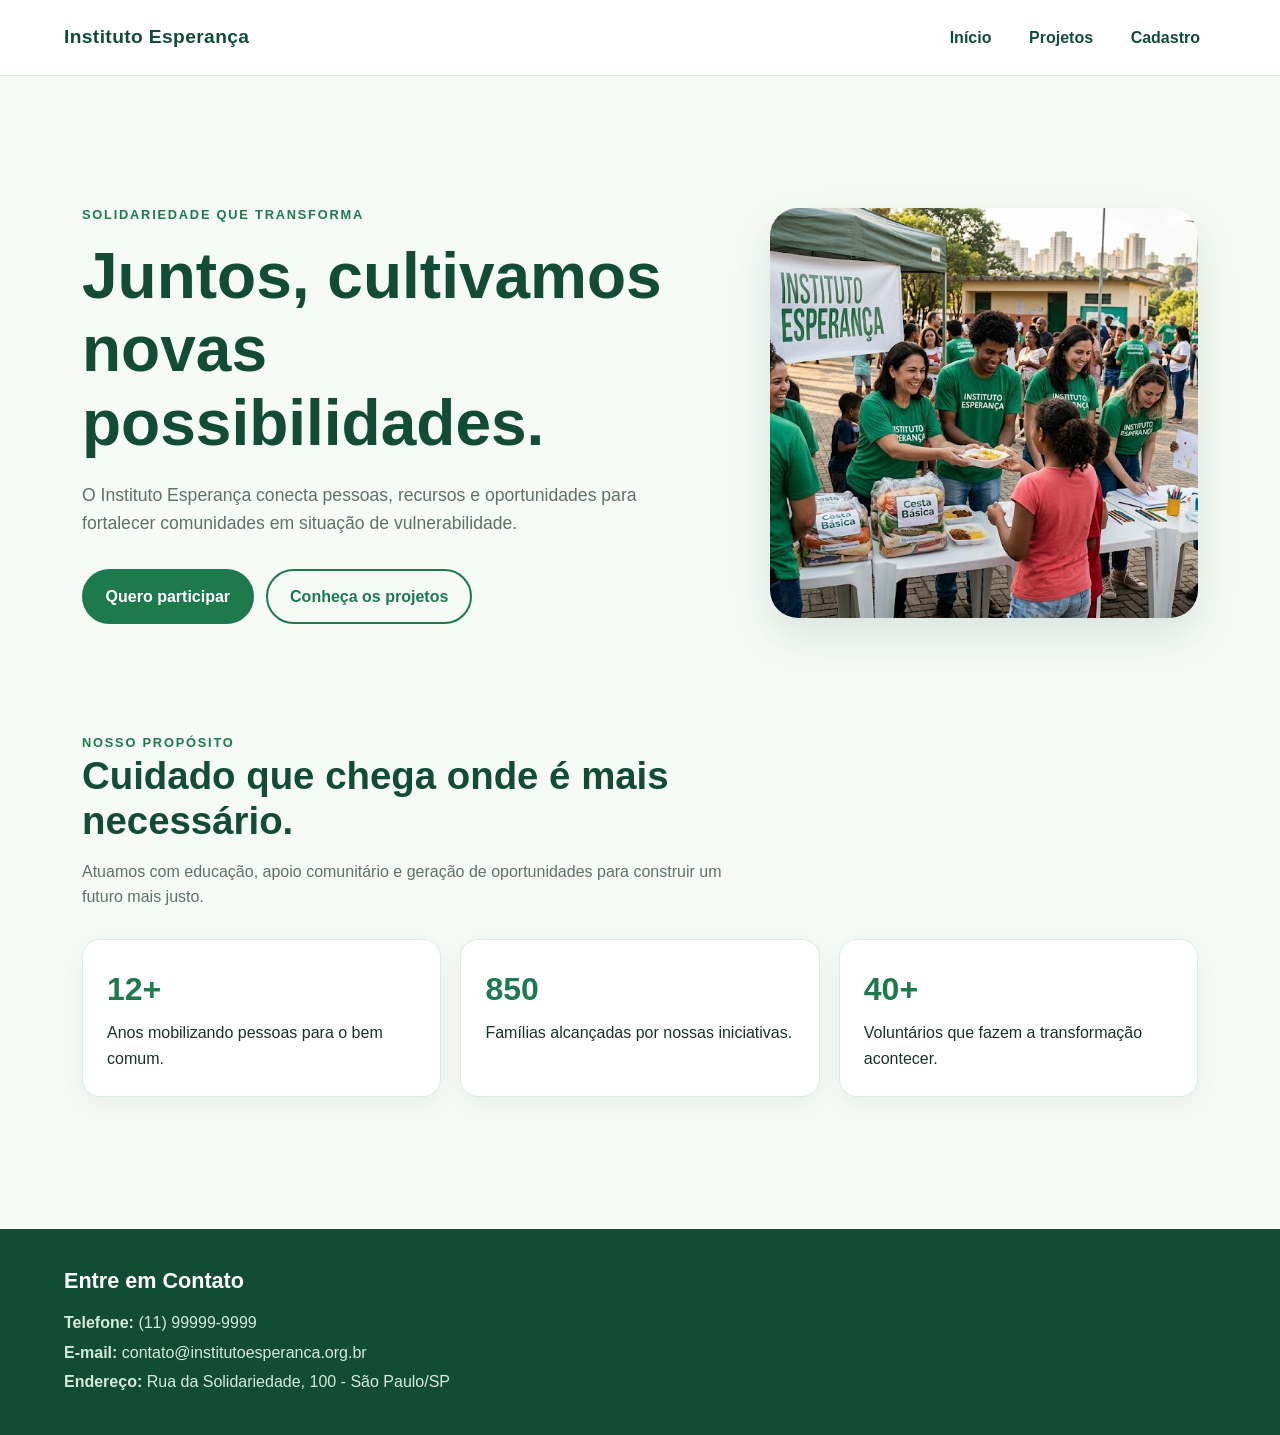
<file: HTML/Index.html>
<!DOCTYPE html>
<html lang="pt-BR">
<head>
    <meta charset="UTF-8">
    <meta name="viewport" content="width=device-width, initial-scale=1.0">
    <title>Página inicial - Instituto Esperança</title>
    <link rel="stylesheet" href="../CSS/Estilo.css">
</head>
<body>
  <!-- A navegação é repetida nas páginas para manter o usuário sempre orientado. -->
  <nav class="nav" aria-label="Navegação principal">
      <a class="brand" href="Index.html">Instituto Esperança</a>
      <ul class="nav-list">
          <li><a href="Index.html">Início</a></li>
          <li><a href="Projetos.html">Projetos</a></li>
          <li><a href="Cadastro.html">Cadastro</a></li>
      </ul>
  </nav>
  <main class="page-shell">
      <!-- Hero apresenta a proposta do projeto e oferece os dois principais caminhos. -->
      <section class="hero">
          <div class="hero-copy">
              <span class="eyebrow">Solidariedade que transforma</span>
              <h1>Juntos, cultivamos novas possibilidades.</h1>
              <p>O Instituto Esperança conecta pessoas, recursos e oportunidades para fortalecer comunidades em situação de vulnerabilidade.</p>
              <div class="hero-actions">
                  <a class="button" href="Cadastro.html">Quero participar</a>
                  <a class="button secondary" href="Projetos.html">Conheça os projetos</a>
              </div>
          </div>
          <img class="hero-image" src="../Imagens/Ong.jpg" alt="Voluntários do Instituto Esperança realizando uma ação social">
      </section>

      <!-- Indicadores resumem o impacto e tornam a missão mais concreta para o visitante. -->
      <section class="section" aria-labelledby="missao">
          <div class="section-heading">
              <span class="eyebrow">Nosso propósito</span>
              <h2 id="missao">Cuidado que chega onde é mais necessário.</h2>
              <p>Atuamos com educação, apoio comunitário e geração de oportunidades para construir um futuro mais justo.</p>
          </div>
          <div class="about-grid">
              <article class="about-card"><strong>12+</strong><p>Anos mobilizando pessoas para o bem comum.</p></article>
              <article class="about-card"><strong>850</strong><p>Famílias alcançadas por nossas iniciativas.</p></article>
              <article class="about-card"><strong>40+</strong><p>Voluntários que fazem a transformação acontecer.</p></article>
          </div>
      </section>
  </main>
  <!-- O rodapé concentra os canais de contato institucionais. -->
  <footer class="footer">
     <section id="contato">
        <h2>Entre em Contato</h2>

        <p><strong>Telefone:</strong> (11) 99999-9999</p>
        <p><strong>E-mail:</strong> contato@institutoesperanca.org.br</p>
        <p><strong>Endereço:</strong> Rua da Solidariedade, 100 - São Paulo/SP</p>
    </section> 
    </footer>
  <script type="module" src="../scripts/main.js"></script>
</body>
</html>
</file>
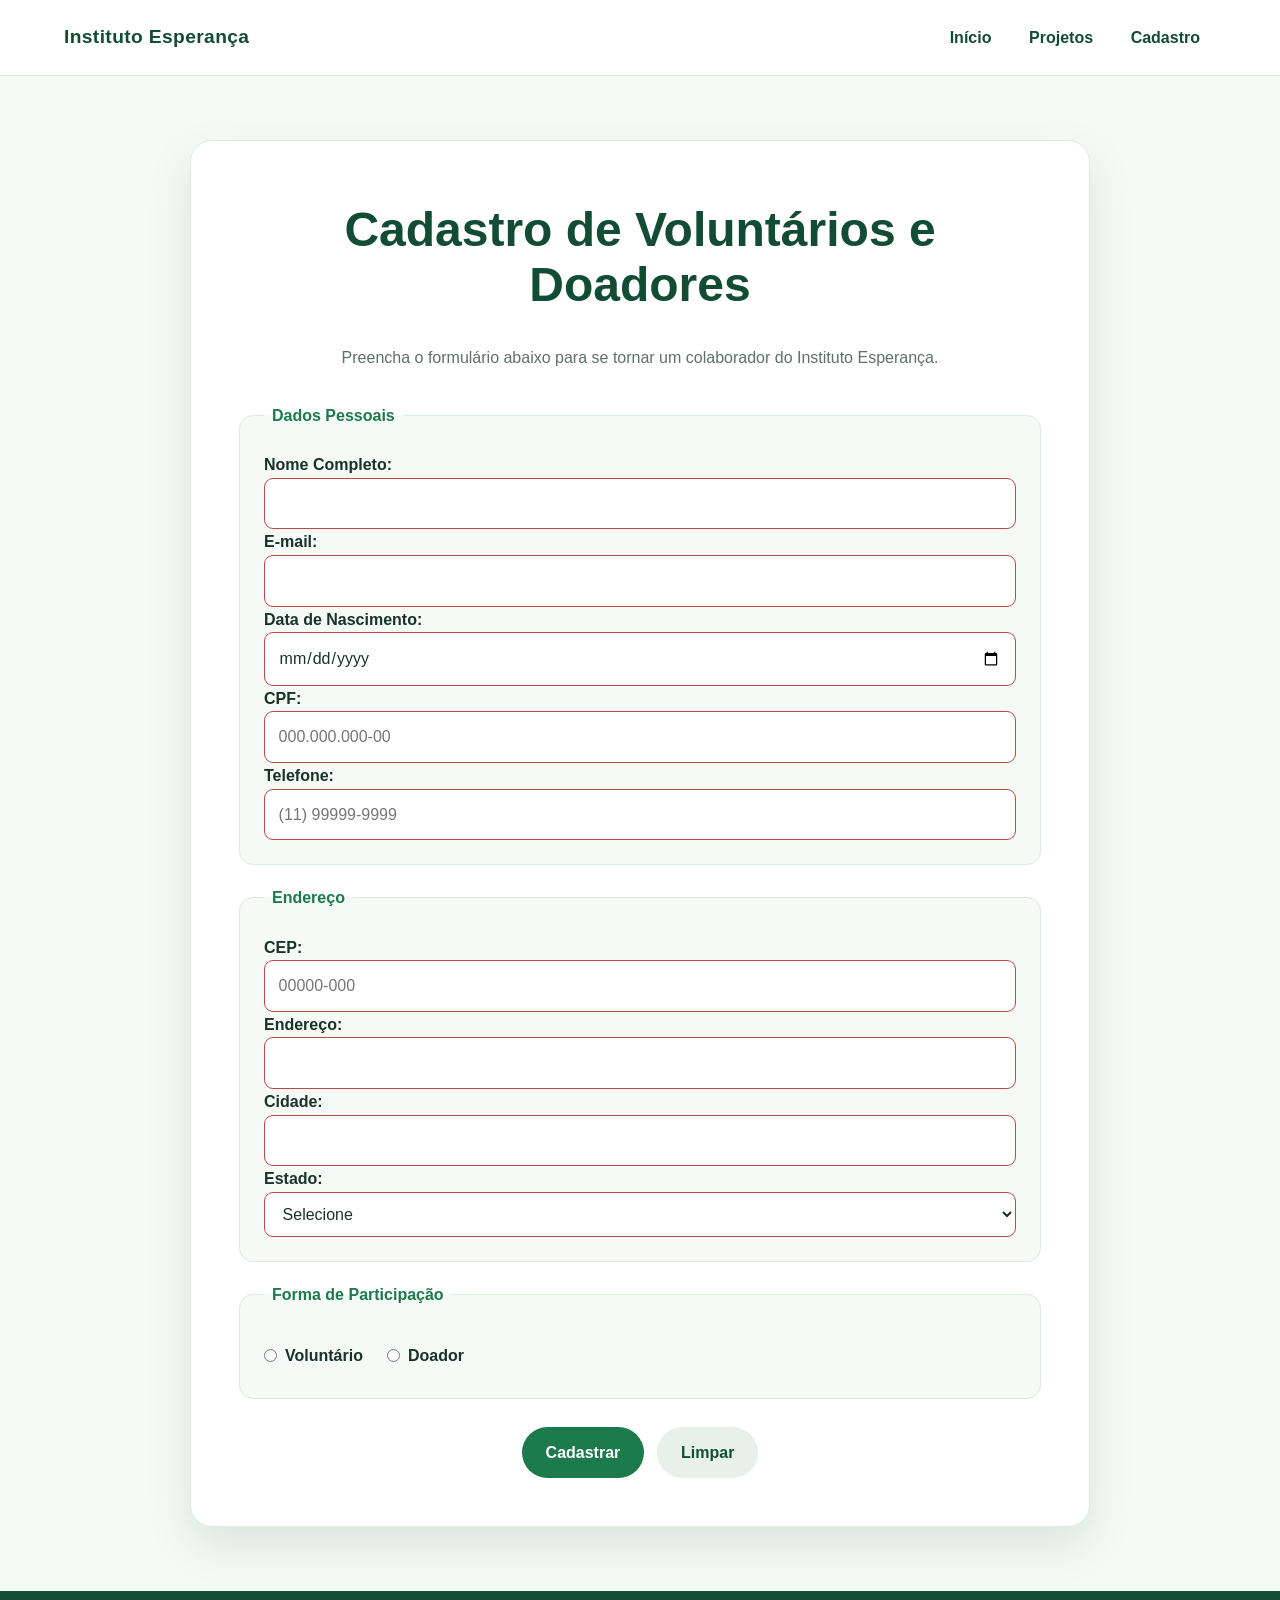
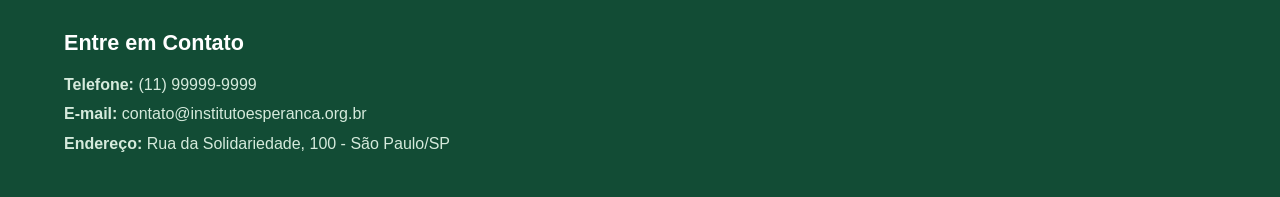
<file: HTML/Cadastro.html>
<!DOCTYPE html>
<html lang="pt-BR">
<head>
    <meta charset="UTF-8">
    <meta name="viewport" content="width=device-width, initial-scale=1.0">
    <title>Cadastro - Instituto Esperança</title>
    <link rel="stylesheet" href="../CSS/Estilo.css">
</head>
<body>

    <!-- O cadastro reaproveita a navegação e a identidade visual do site. -->
    <nav class="nav" aria-label="Navegação principal">
            <a class="brand" href="Index.html">Instituto Esperança</a>
            <ul class="nav-list">
                <li>
                    <a href="Index.html">Início</a>
                </li>
                <li>
                    <a href="Projetos.html">Projetos</a>
                </li>
                <li>
                    <a href="Cadastro.html">Cadastro</a>
                </li>
            </ul>
        </nav>

    <main id="principal" class="mainCadastro">
        <h1>Cadastro de Voluntários e Doadores</h1>

        <p>
            Preencha o formulário abaixo para se tornar um colaborador do
            Instituto Esperança.
        </p>

        <!-- aria-live permite que leitores de tela anunciem o retorno do envio. -->
        <div class="form-feedback" id="formFeedback" role="status" aria-live="polite"></div>
        <!-- required e pattern fazem a primeira camada de validação no próprio navegador. -->
        <form id="cadastroForm" action="#" method="post">

            <!-- Fieldsets agrupam campos relacionados e melhoram a leitura do formulário. -->
            <fieldset>
                <legend>Dados Pessoais</legend>

                <label for="nome">Nome Completo:</label>
                <input type="text" id="nome" name="nome" required>
 <label for="email">E-mail:</label>
                <input type="email" id="email" name="email" required>
                
                <label for="nascimento">Data de Nascimento:</label>
                <input type="date" id="nascimento" name="nascimento" required>
                
                <label for="cpf">CPF:</label>
                <input
                    type="text"
                    id="cpf"
                    name="cpf"
                    placeholder="000.000.000-00"
                    pattern="\d{3}\.\d{3}\.\d{3}-\d{2}"
                    maxlength="14"
                    inputmode="numeric"
                    required>
                
                <label for="telefone">Telefone:</label>
                <input
                    type="tel"
                    id="telefone"
                    name="telefone"
                    placeholder="(11) 99999-9999"
                    pattern="\([0-9]{2}\)\s[0-9]{4,5}-[0-9]{4}"
                    maxlength="15"
                    inputmode="tel"
                    required>
            </fieldset>

            <fieldset>
                <legend>Endereço</legend>

                <label for="cep">CEP:</label>
                <input
                    type="text"
                    id="cep"
                    name="cep"
                    placeholder="00000-000"
                    pattern="[0-9]{5}-[0-9]{3}"
                    maxlength="9"
                    inputmode="numeric"
                    required>
                
                <label for="endereco">Endereço:</label>
                <input type="text" id="endereco" name="endereco" required>
                
                <label for="cidade">Cidade:</label>
                <input type="text" id="cidade" name="cidade" required>
                
                <label for="estado">Estado:</label>
                <select id="estado" name="estado" required>
                    <option value="">Selecione</option>
                    <option value="SP">São Paulo</option>
                    <option value="RJ">Rio de Janeiro</option>
                    <option value="MG">Minas Gerais</option>
                    <option value="PR">Paraná</option>
                </select>
            </fieldset>


            <fieldset>
                <legend>Forma de Participação</legend>
                    <div class="radio-group">
                        <label>
                    
                            <input type="radio" name="participacao" value="voluntario" required>
                            Voluntário
                        </label>

                         <label>
                            <input type="radio" name="participacao" value="doador">
                            Doador
                        </label>
                    </div>
               

               
            </fieldset>

            <div id="botoes" class="buttons">
               <button type="submit">Cadastrar</button>
                <button type="reset">Limpar</button> 
            </div>
            

        </form>
        
    </main>

    <div class="toast toast-success" id="cadastroToast" role="status" aria-live="polite" hidden>
        Novo cadastro registrado.
    </div>

    <div class="modal-overlay" id="cadastroModal" role="dialog" aria-modal="true" aria-labelledby="cadastroModalTitulo" hidden>
        <div class="modal">
            <h2 id="cadastroModalTitulo">Cadastro enviado</h2>
            <p class="modal-content">Obrigado por se cadastrar no Instituto Esperança.</p>
            <div class="modal-actions">
                <button type="button" id="fecharCadastroModal">Fechar</button>
            </div>
        </div>
    </div>

    <footer class="footer">
       <section id="contato">
        <h2>Entre em Contato</h2>

        <p><strong>Telefone:</strong> (11) 99999-9999</p>
        <p><strong>E-mail:</strong> contato@institutoesperanca.org.br</p>
        <p><strong>Endereço:</strong> Rua da Solidariedade, 100 - São Paulo/SP</p>
    </section> 
    </footer>
    <!-- O script apenas simula o retorno; um backend seria necessário para salvar dados. -->
    <script type="module" src="../scripts/main.js"></script>
</body>
</html>
</file>
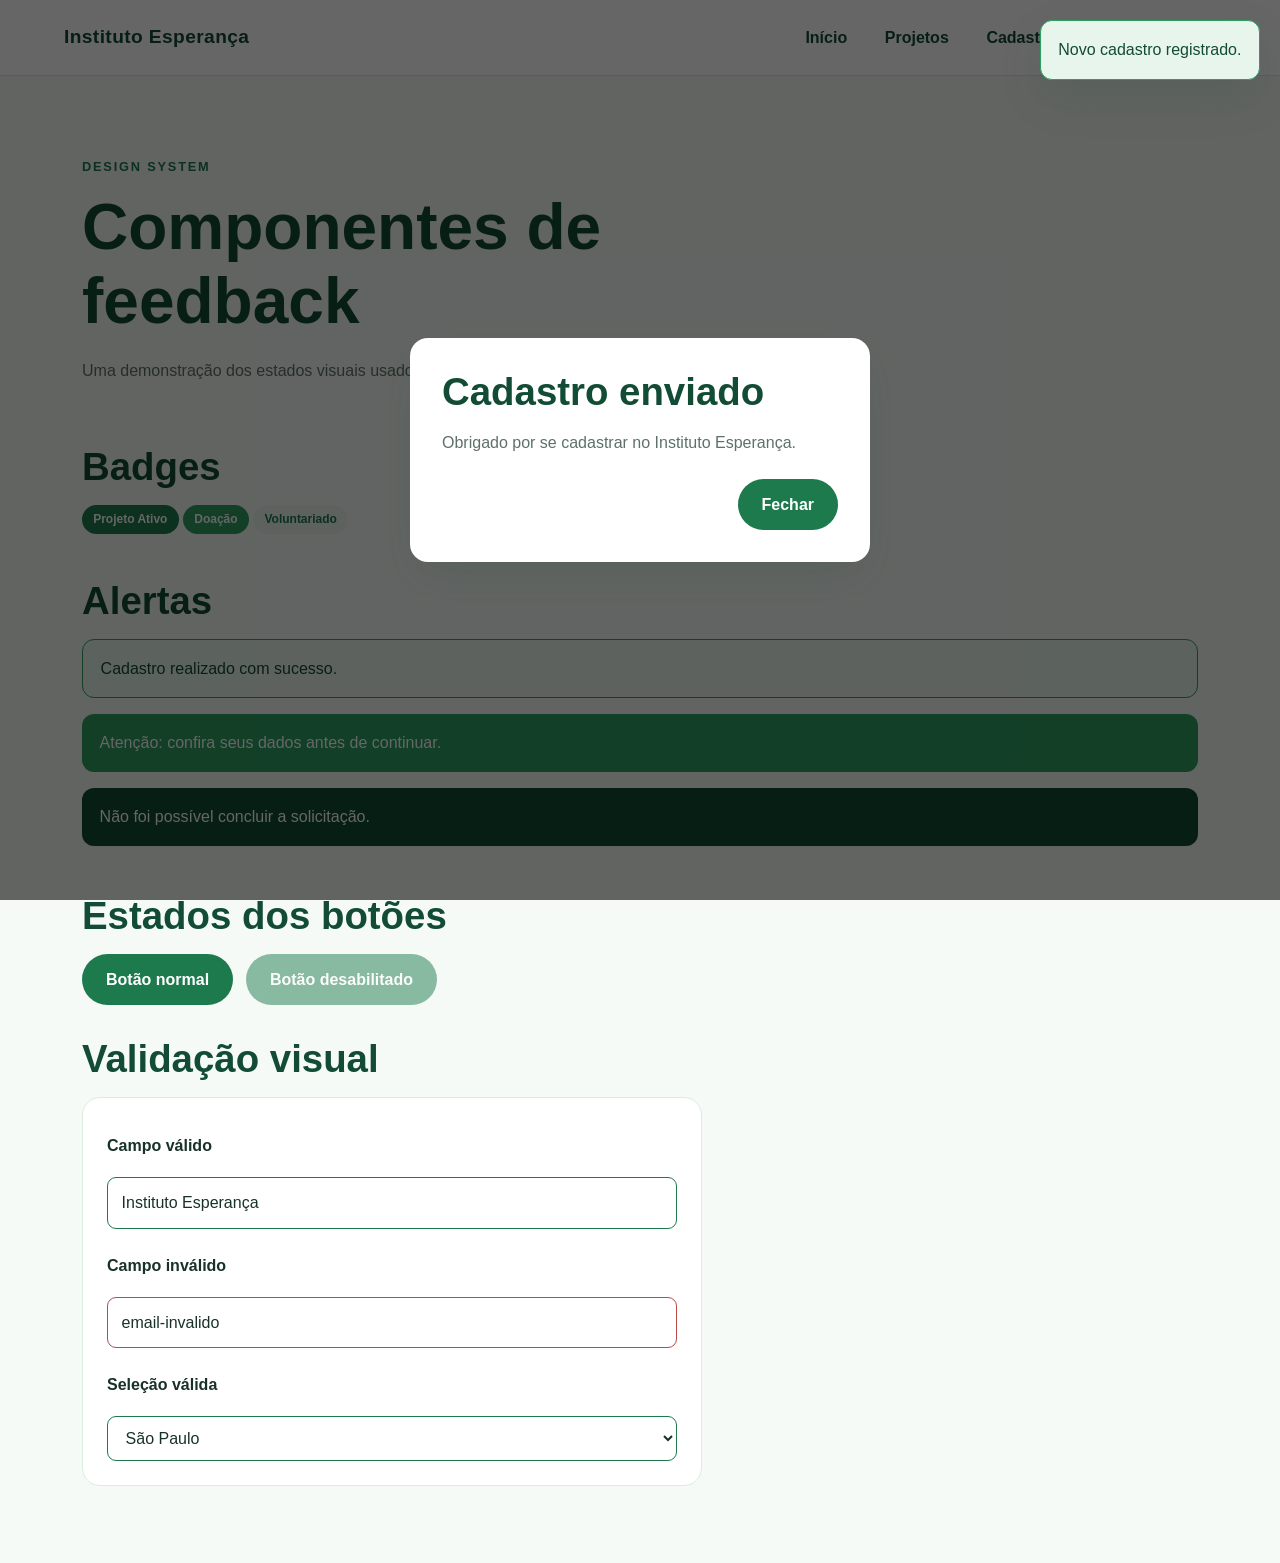
<file: HTML/componentes.html>
<!DOCTYPE html>
<html lang="pt-BR">
<head>
    <meta charset="UTF-8">
    <meta name="viewport" content="width=device-width, initial-scale=1.0">
    <title>Componentes - Instituto Esperança</title>
    <link rel="stylesheet" href="../CSS/Estilo.css">
</head>
<body>
    <nav class="nav" aria-label="Navegação principal">
        <a class="brand" href="Index.html">Instituto Esperança</a>
        <ul class="nav-list">
            <li><a href="Index.html">Início</a></li>
            <li><a href="Projetos.html">Projetos</a></li>
            <li><a href="Cadastro.html">Cadastro</a></li>
            <li><a href="componentes.html">Componentes</a></li>
        </ul>
    </nav>

    <main class="page-shell">
        <header class="section-heading">
            <span class="eyebrow">Design system</span>
            <h1>Componentes de feedback</h1>
            <p>Uma demonstração dos estados visuais usados pelo Instituto Esperança.</p>
        </header>

        <section class="demo-section" aria-labelledby="badges">
            <h2 id="badges">Badges</h2>
            <span class="badge badge-success">Projeto Ativo</span>
            <span class="badge badge-warning">Doação</span>
            <span class="badge badge-info">Voluntariado</span>
        </section>

        <section class="demo-section" aria-labelledby="alertas">
            <h2 id="alertas">Alertas</h2>
            <div class="alert alert-success" role="status">Cadastro realizado com sucesso.</div>
            <div class="alert alert-warning" role="status">Atenção: confira seus dados antes de continuar.</div>
            <div class="alert alert-error" role="alert">Não foi possível concluir a solicitação.</div>
        </section>

        <section class="demo-section" aria-labelledby="botoes">
            <h2 id="botoes">Estados dos botões</h2>
            <div class="demo-buttons">
                <button type="button">Botão normal</button>
                <button type="button" disabled>Botão desabilitado</button>
            </div>
        </section>

        <section class="demo-section" aria-labelledby="validacao">
            <h2 id="validacao">Validação visual</h2>
            <form class="demo-form">
                <label for="campoValido">Campo válido</label>
                <input id="campoValido" type="text" value="Instituto Esperança" required>
                <label for="campoInvalido">Campo inválido</label>
                <input id="campoInvalido" type="email" value="email-invalido" required>
                <label for="estadoDemo">Seleção válida</label>
                <select id="estadoDemo" required>
                    <option value="">Selecione</option>
                    <option value="SP" selected>São Paulo</option>
                </select>
            </form>
        </section>
    </main>

    <div class="toast toast-success" role="status">Novo cadastro registrado.</div>

    <div class="modal-overlay" id="modalDemo" role="dialog" aria-modal="true" aria-labelledby="modalTitulo">
        <div class="modal">
            <h2 id="modalTitulo">Cadastro enviado</h2>
            <p class="modal-content">Obrigado por se cadastrar no Instituto Esperança.</p>
            <div class="modal-actions">
                <button type="button" id="fecharModal">Fechar</button>
            </div>
        </div>
    </div>

    <script type="module" src="../scripts/main.js"></script>
</body>
</html>
</file>
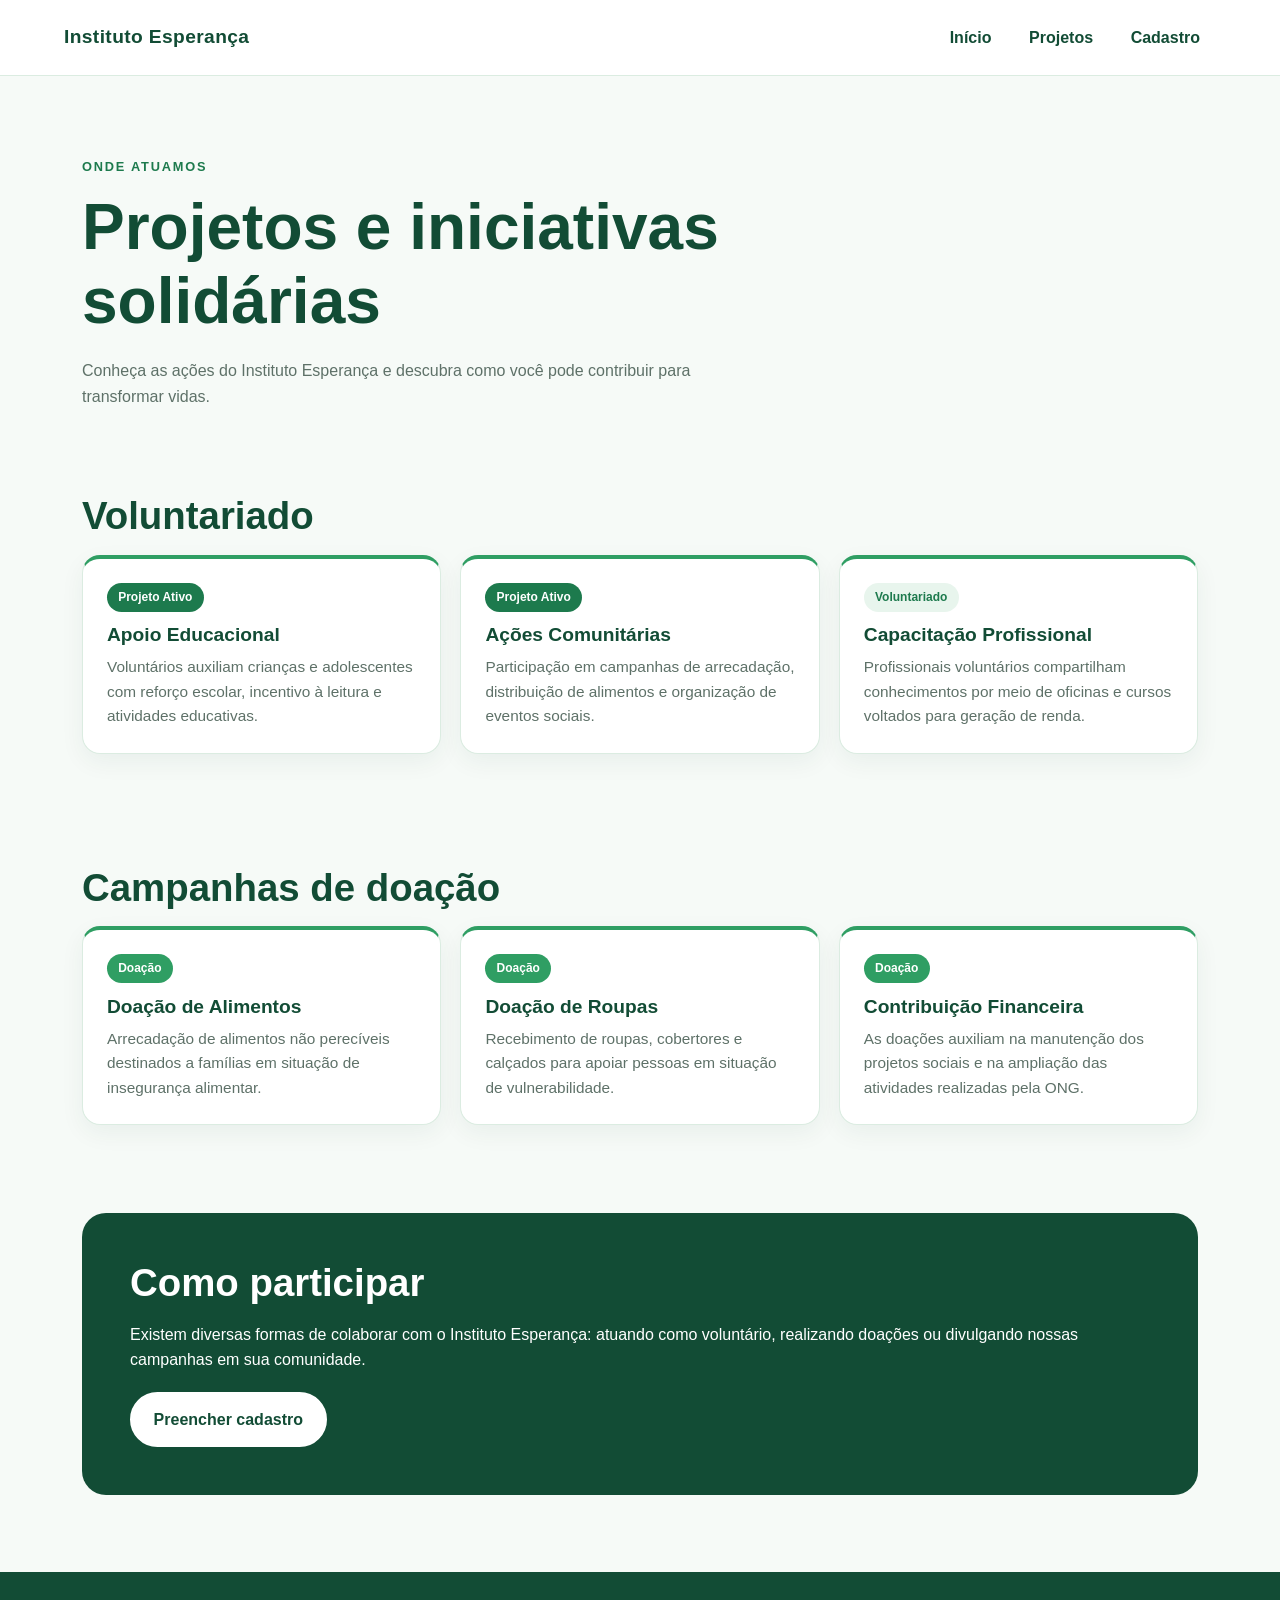
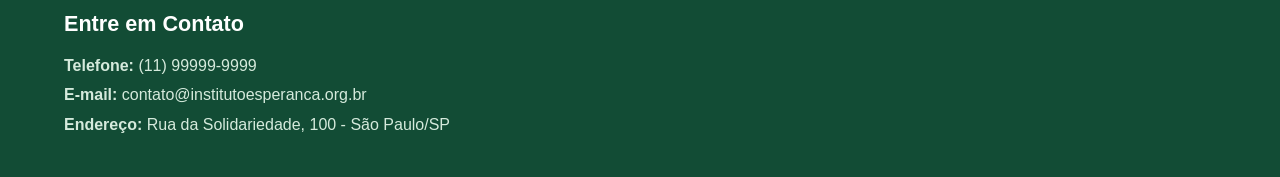
<file: HTML/Projetos.html>
<!DOCTYPE html>
<html lang="pt-BR">
<head>
    <meta charset="UTF-8">
    <meta name="viewport" content="width=device-width, initial-scale=1.0">
    <title>Projetos - Instituto Esperança</title>
    <link rel="stylesheet" href="../CSS/Estilo.css">
</head>
<body>
    <!-- O mesmo cabeçalho em todas as páginas cria uma experiência consistente. -->
    <nav class="nav" aria-label="Navegação principal">
        <a class="brand" href="Index.html">Instituto Esperança</a>
        <ul class="nav-list">
            <li><a href="Index.html">Início</a></li>
            <li><a href="Projetos.html">Projetos</a></li>
            <li><a href="Cadastro.html">Cadastro</a></li>
        </ul>
    </nav>
    <main class="page-shell">
        <header class="section-heading">
            <span class="eyebrow">Onde atuamos</span>
            <h1>Projetos e iniciativas solidárias</h1>
            <p>Conheça as ações do Instituto Esperança e descubra como você pode contribuir para transformar vidas.</p>
        </header>
        <!-- Cada projeto é um article independente, facilitando manutenção e expansão. -->
        <section class="section" aria-labelledby="voluntariado">
            <h2 id="voluntariado">Voluntariado</h2>
            <div class="project-grid" data-project-category="voluntariado"></div>
        </section>
        <section class="section" aria-labelledby="doacoes">
            <h2 id="doacoes">Campanhas de doação</h2>
            <div class="project-grid" data-project-category="doacoes"></div>
        </section>
        <!-- Chamada final direciona o visitante para a ação desejada. -->
        <section class="participation" aria-labelledby="participar">
            <h2 id="participar">Como participar</h2>
            <p>
                Existem diversas formas de colaborar com o Instituto Esperança:
                atuando como voluntário, realizando doações ou divulgando nossas
                campanhas em sua comunidade.
            </p>

            <a class="button" href="Cadastro.html">Preencher cadastro</a>
        </section>
    </main>
    <footer class="footer">
       <section id="contato">
        <h2>Entre em Contato</h2>

        <p><strong>Telefone:</strong> (11) 99999-9999</p>
        <p><strong>E-mail:</strong> contato@institutoesperanca.org.br</p>
        <p><strong>Endereço:</strong> Rua da Solidariedade, 100 - São Paulo/SP</p>
    </section> 
    </footer>
<script type="module" src="../scripts/main.js"></script>
</body>
</html>
</file>
<file: CSS/Estilo.css>
/* Variáveis centralizam a identidade visual para alterar o tema em um único lugar. */
:root {
    --green-900: #124c35;
    --green-700: #1d7a4d;
    --green-500: #2f9e63;
    --green-100: #e8f5ed;
    --cream: #f6faf7;
    --ink: #183229;
    --muted: #5e7168;
    --white: #ffffff;
    --shadow: 0 18px 45px rgba(18, 76, 53, 0.12);
}

/* Reset remove diferenças padrão do navegador e facilita o controle do layout. */
* {
    box-sizing: border-box;
    margin: 0;
    padding: 0;
}

html {
    scroll-behavior: smooth;
}

body {
    background: var(--cream);
    color: var(--ink);
    font-family: Arial, sans-serif;
    line-height: 1.6;
}

a {
    color: inherit;
}

.nav {
    /* Sticky mantém a navegação acessível durante a rolagem da página. */
    align-items: center;
    background: var(--white);
    border-bottom: 1px solid #dbece1;
    display: flex;
    justify-content: space-between;
    min-height: 76px;
    padding: 0 clamp(1.25rem, 5vw, 5rem);
    position: sticky;
    top: 0;
    z-index: 10;
}

.nav,
.footer {
    column-gap: clamp(1rem, 3vw, 3rem);
}

.brand {
    color: var(--green-900);
    font-size: 1.2rem;
    font-weight: 700;
    letter-spacing: .02em;
    text-decoration: none;
}

.nav-list {
    align-items: center;
    display: flex;
    gap: .35rem;
    list-style: none;
}

.nav-list a {
    border-radius: 999px;
    color: var(--green-900);
    display: block;
    font-weight: 700;
    padding: .65rem 1rem;
    text-decoration: none;
    transition: background .2s ease, color .2s ease;
}

.nav-list a:hover,
.nav-list a:focus-visible {
    /* O mesmo destaque atende mouse e teclado, melhorando a acessibilidade. */
    background: var(--green-100);
    color: var(--green-700);
}

.page-shell {
    /* A grade base de 12 colunas organiza todas as áreas macrossociais do site. */
    display: grid;
    gap: 0 clamp(1rem, 2.5vw, 2.5rem);
    grid-template-columns: repeat(12, minmax(0, 1fr));
    margin: 0 auto;
    max-width: 1180px;
    padding: clamp(2.5rem, 6vw, 5.5rem) clamp(1.25rem, 5vw, 2rem);
}

.hero {
    /* O hero ocupa as 12 colunas, dividindo texto e imagem em 7/5. */
    align-items: center;
    display: grid;
    gap: clamp(2rem, 5vw, 5rem);
    grid-column: 1 / -1;
    grid-template-columns: repeat(12, minmax(0, 1fr));
    min-height: 520px;
}

.hero-copy {
    grid-column: span 7;
}

.hero-image {
    grid-column: span 5;
}

.eyebrow {
    color: var(--green-700);
    font-size: .8rem;
    font-weight: 700;
    letter-spacing: .14em;
    text-transform: uppercase;
}

h1, h2, h3 {
    color: var(--green-900);
    line-height: 1.15;
}

h1 {
    font-size: clamp(2.4rem, 5vw, 4.6rem);
    margin: .8rem 0 1.25rem;
}

h2 {
    font-size: clamp(1.8rem, 3vw, 2.6rem);
    margin-bottom: 1rem;
}

h3 {
    font-size: 1.2rem;
    margin-bottom: .55rem;
}

.hero-copy p,
.section-heading p,
.about-copy p,
.project-card p,
.participation p {
    color: var(--muted);
}

.hero-copy p {
    font-size: 1.1rem;
    max-width: 600px;
}

.hero-actions {
    display: flex;
    flex-wrap: wrap;
    gap: .8rem;
    margin-top: 2rem;
}

.button {
    /* Links com aparência de botão mantêm a navegação simples e sem JavaScript. */
    background: var(--green-700);
    border: 2px solid var(--green-700);
    border-radius: 999px;
    color: var(--white);
    display: inline-block;
    font-weight: 700;
    padding: .8rem 1.35rem;
    text-decoration: none;
    transition: background .2s ease, transform .2s ease;
}

.button:hover,
.button:focus-visible {
    background: var(--green-900);
    border-color: var(--green-900);
    transform: translateY(-2px);
}

.button:focus,
button:focus {
    outline: 3px solid var(--green-500);
    outline-offset: 2px;
}

.button:active,
button:active {
    transform: scale(.98);
}

button:disabled,
.button[aria-disabled="true"] {
    cursor: not-allowed;
    opacity: .5;
}

.button.secondary {
    background: transparent;
    color: var(--green-700);
}

.hero-image {
    border-radius: 28px;
    box-shadow: var(--shadow);
    height: 410px;
    object-fit: cover;
    width: 100%;
}

.section {
    grid-column: 1 / -1;
    padding: 3.5rem 0;
}

.section-heading {
    margin-bottom: 1.8rem;
    max-width: 680px;
}

.page-shell > .section-heading {
    grid-column: 1 / -1;
    width: 100%;
}

.about-grid,
.project-grid {
    /* Cards repetíveis permitem adicionar novos conteúdos sem mudar a estrutura visual. */
    display: grid;
    gap: 1.2rem;
    grid-template-columns: repeat(12, minmax(0, 1fr));
}

.about-card,
.project-card,
.contact-card {
    background: var(--white);
    border: 1px solid #dbece1;
    border-radius: 18px;
    box-shadow: 0 8px 24px rgba(18, 76, 53, .06);
    padding: 1.5rem;
}

.about-card,
.project-card {
    grid-column: span 4;
}

.about-card strong {
    color: var(--green-700);
    display: block;
    font-size: 2rem;
    margin-bottom: .35rem;
}

.project-grid {
    grid-template-columns: repeat(12, minmax(0, 1fr));
}

.project-card {
    border-top: 4px solid var(--green-500);
}

.badge {
    background: var(--green-100);
    border-radius: 999px;
    color: var(--green-700);
    display: inline-block;
    font-size: .75rem;
    font-weight: 700;
    margin-bottom: .8rem;
    padding: .3rem .7rem;
}

.badge-success {
    background: var(--green-700);
    color: var(--white);
}

.badge-warning {
    background: var(--green-500);
    color: var(--white);
}

.badge-info {
    background: var(--green-100);
    color: var(--green-700);
}

.project-card p {
    font-size: .96rem;
}

.participation {
    background: var(--green-900);
    border-radius: 24px;
    color: var(--white);
    margin-top: 2rem;
    padding: clamp(1.5rem, 4vw, 3rem);
}

.participation {
    grid-column: 1 / -1;
}

.participation h2,
.participation p {
    color: var(--white);
}

.participation .button {
    background: var(--white);
    border-color: var(--white);
    color: var(--green-900);
    margin-top: 1.2rem;
}

.footer {
    display: grid;
    grid-template-columns: repeat(12, minmax(0, 1fr));
    background: var(--green-900);
    color: var(--white);
    padding: 2.5rem max(1.25rem, 5vw);
}

.footer section {
    grid-column: 1 / -1;
}

.footer h2,
.footer p {
    color: var(--white);
}

.footer h2 {
    font-size: 1.35rem;
}

.footer p {
    color: #d5eadc;
    margin-top: .25rem;
}

.mainCadastro {
    /* O formulário usa o mesmo sistema de cores, sombras e bordas das outras páginas. */
    background: var(--white);
    border: 1px solid #dbece1;
    border-radius: 22px;
    box-shadow: var(--shadow);
    display: grid;
    gap: 0 clamp(1rem, 2.5vw, 2.5rem);
    grid-template-columns: repeat(12, minmax(0, 1fr));
    margin: clamp(2rem, 5vw, 4rem) auto;
    max-width: 900px;
    padding: clamp(1.4rem, 4vw, 3rem);
}

.mainCadastro > h1,
.mainCadastro > p,
.mainCadastro > .form-feedback,
.mainCadastro > form {
    grid-column: 1 / -1;
}

.mainCadastro h1 {
    font-size: clamp(2rem, 4vw, 3rem);
    text-align: center;
}

.mainCadastro > p {
    color: var(--muted);
    margin: .8rem auto 2rem;
    max-width: 620px;
    text-align: center;
}

fieldset {
    background: var(--cream);
    border: 1px solid #dbece1;
    border-radius: 14px;
    margin-bottom: 1.25rem;
    padding: clamp(1rem, 3vw, 1.5rem);
}

legend {
    color: var(--green-700);
    font-weight: 700;
    padding: 0 .5rem;
}

form {
    display: flex;
    flex-direction: column;
}

label {
    font-weight: 700;
    margin: .7rem 0 .35rem;
}

input,
select {
    /* font: inherit mantém os campos coerentes com a tipografia do restante do site. */
    background: var(--white);
    border: 1px solid #b9cec1;
    border-radius: 9px;
    color: var(--ink);
    font: inherit;
    padding: .75rem .85rem;
    width: 100%;
}

input:focus,
select:focus {
    border-color: var(--green-500);
    box-shadow: 0 0 0 3px rgba(47, 158, 99, .18);
    outline: none;
}

input:valid,
select:valid {
    border-color: var(--green-700);
}

input:invalid,
select:invalid {
    border-color: #b94a48;
}

input:focus:valid,
input:focus:invalid,
select:focus:valid,
select:focus:invalid {
    border-color: var(--green-500);
}

.radio-group {
    display: flex;
    flex-wrap: wrap;
    gap: 1.5rem;
}

.radio-group label {
    align-items: center;
    display: flex;
    gap: .5rem;
}

.radio-group input {
    accent-color: var(--green-700);
    width: auto;
}

.buttons {
    display: flex;
    flex-wrap: wrap;
    gap: .8rem;
    justify-content: center;
    margin-top: .5rem;
}

button {
    background: var(--green-700);
    border: 0;
    border-radius: 999px;
    color: var(--white);
    cursor: pointer;
    font: inherit;
    font-weight: 700;
    padding: .8rem 1.5rem;
}

button:hover:not(:disabled) {
    background: var(--green-900);
}

button[type="submit"] {
    background: var(--green-700);
    color: var(--white);
}

button[type="submit"]:hover {
    background: var(--green-900);
}

button[type="reset"] {
    background: #e7f0ea;
    color: var(--green-900);
}

button[type="submit"]:hover,
button[type="reset"]:hover {
    background: var(--green-900);
    color: var(--white);
}

.form-feedback {
    /* Fica oculto até o JavaScript adicionar a classe .visible após o envio válido. */
    background: var(--green-100);
    border-radius: 10px;
    color: var(--green-900);
    display: none;
    margin-bottom: 1.25rem;
    padding: .9rem 1rem;
}

.form-feedback.visible {
    display: block;
}

.alert,
.toast {
    border-radius: 12px;
    padding: 1rem 1.1rem;
}

.alert {
    margin: 1rem 0;
}

.alert-success,
.toast-success {
    background: var(--green-100);
    border: 1px solid var(--green-500);
    color: var(--green-900);
}

.alert-warning,
.toast-warning {
    background: var(--green-500);
    color: var(--white);
}

.alert-error,
.toast-error {
    background: var(--green-900);
    color: var(--white);
}

.alert-info {
    background: var(--white);
    border: 1px solid var(--green-700);
    color: var(--green-700);
}

.toast {
    box-shadow: var(--shadow);
    position: fixed;
    right: 20px;
    top: 20px;
    z-index: 30;
}

.modal-overlay {
    align-items: center;
    background: rgba(0, 0, 0, .6);
    display: flex;
    inset: 0;
    justify-content: center;
    padding: 1.25rem;
    position: fixed;
    z-index: 20;
}

.modal-overlay[hidden] {
    display: none;
}

.modal {
    background: var(--white);
    border-radius: 18px;
    box-shadow: var(--shadow);
    max-width: 460px;
    padding: 2rem;
    width: 100%;
}

.modal-content {
    color: var(--muted);
    margin: 1rem 0 1.5rem;
}

.modal-actions {
    display: flex;
    gap: .8rem;
    justify-content: flex-end;
}

.demo-section {
    grid-column: 1 / -1;
}

.demo-section h2 {
    margin-top: 2rem;
}

.demo-buttons {
    display: flex;
    flex-wrap: wrap;
    gap: .8rem;
    margin-top: 1rem;
}

.demo-form {
    background: var(--white);
    border: 1px solid #dbece1;
    border-radius: 18px;
    display: grid;
    gap: .8rem;
    max-width: 620px;
    padding: 1.5rem;
}

@media (max-width: 1200px) {
    .page-shell {
        padding-left: clamp(1.25rem, 4vw, 3rem);
        padding-right: clamp(1.25rem, 4vw, 3rem);
    }
}

@media (max-width: 992px) {
    .hero-copy,
    .hero-image {
        grid-column: span 6;
    }

    .about-card,
    .project-card {
        grid-column: span 6;
    }
}

@media (max-width: 760px) {
    /* Adapta navegação e cria uma composição vertical em tablets e celulares. */
    .nav {
        align-items: flex-start;
        flex-direction: column;
        gap: .5rem;
        padding-bottom: .7rem;
        padding-top: .7rem;
    }

    .nav-list {
        flex-wrap: wrap;
    }

    .hero {
        gap: 2rem;
    }

    .hero-copy,
    .hero-image,
    .about-card,
    .project-card {
        grid-column: 1 / -1;
    }

    .hero {
        min-height: 0;
    }

    .hero-image {
        height: 280px;
    }
}

@media (max-width: 576px) {
    .page-shell {
        gap: 0;
        padding-bottom: 3rem;
        padding-top: 3rem;
    }

    .section {
        padding: 2.5rem 0;
    }

    .about-grid,
    .project-grid {
        gap: 1rem;
    }

    .about-card,
    .project-card {
        padding: 1.25rem;
    }
}

@media (max-width: 400px) {
    .nav-list {
        align-items: stretch;
        flex-direction: column;
        width: 100%;
    }

    .nav-list a {
        padding-left: .75rem;
        padding-right: .75rem;
    }

    .hero-actions,
    .buttons {
        align-items: stretch;
        flex-direction: column;
    }

    .button,
    button {
        text-align: center;
        width: 100%;
    }
}
</file>
